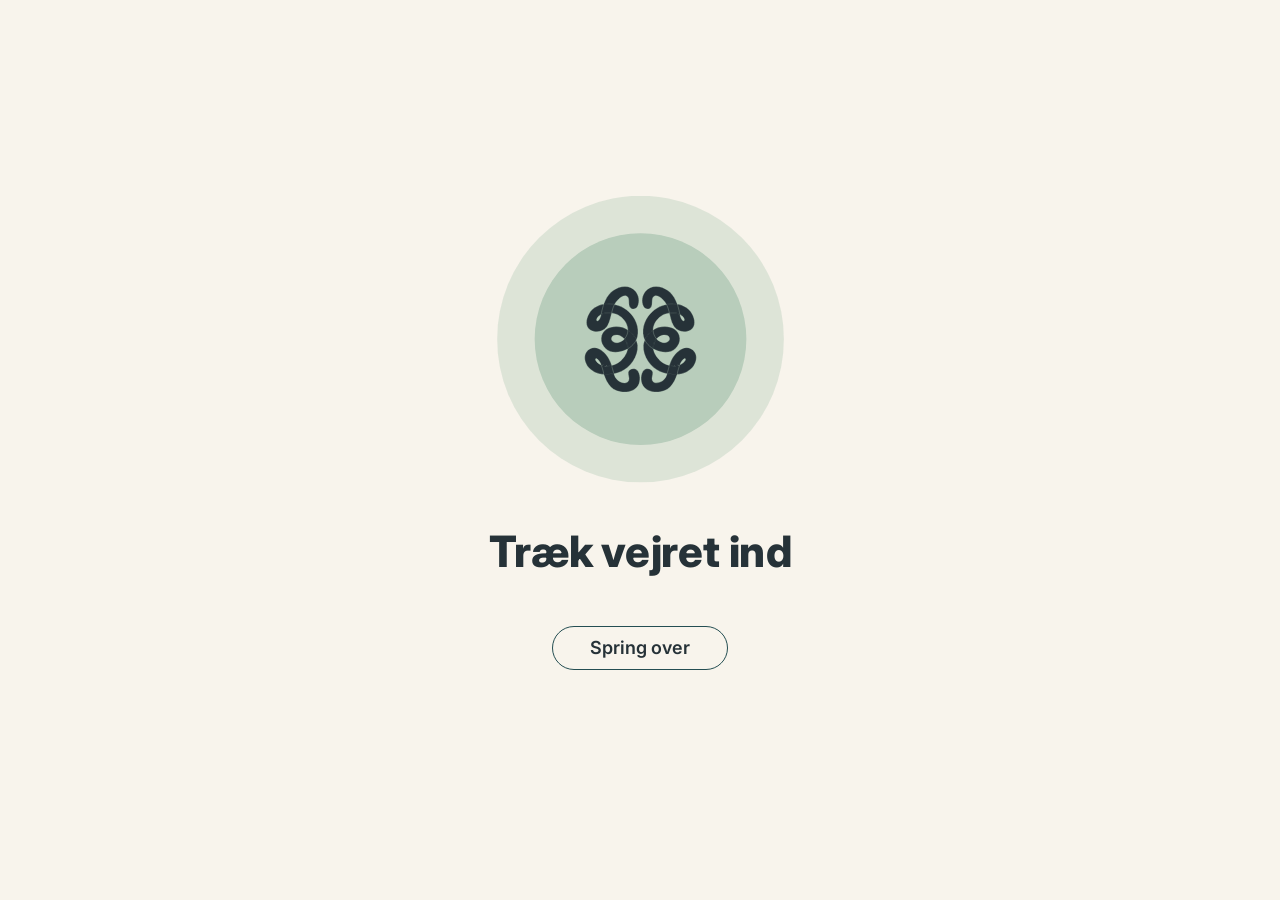
<file: index.html>
<!DOCTYPE html>
<html lang="da">
<head>
  <meta charset="UTF-8">
  <meta name="viewport" content="width=device-width, initial-scale=1">
  <meta name="description" content="Tankero - træk vejret, før du går videre.">
  <title>Tankero</title>
  <link rel="preconnect" href="https://fonts.googleapis.com">
  <link rel="preconnect" href="https://fonts.gstatic.com" crossorigin>
  <link href="https://fonts.googleapis.com/css2?family=Inter:ital,wght@0,400;0,500;0,600;0,700;0,800;1,800&family=MuseoModerno:wght@700&display=swap" rel="stylesheet">
  <link rel="stylesheet" href="css/style.css">
</head>
<body>
  <main class="loading">
    <h1 class="sr-only">Tankero</h1>
    <div class="aande">
      <img class="aande__cirkler" src="assets/logo-cirkler.svg" width="239" height="239" alt="">
      <p class="aande__tekst aande__ind h2" aria-hidden="true">Træk vejret ind</p>
      <p class="aande__tekst aande__ud h2" aria-hidden="true">Træk vejret ud</p>
      <p class="sr-only">Træk vejret ind og ud i takt med cirklen.</p>
    </div>
    <a class="spring-over h4" href="forside.html">Spring over</a>
  </main>
  <script src="js/loading.js"></script>
</body>
</html>
</file>
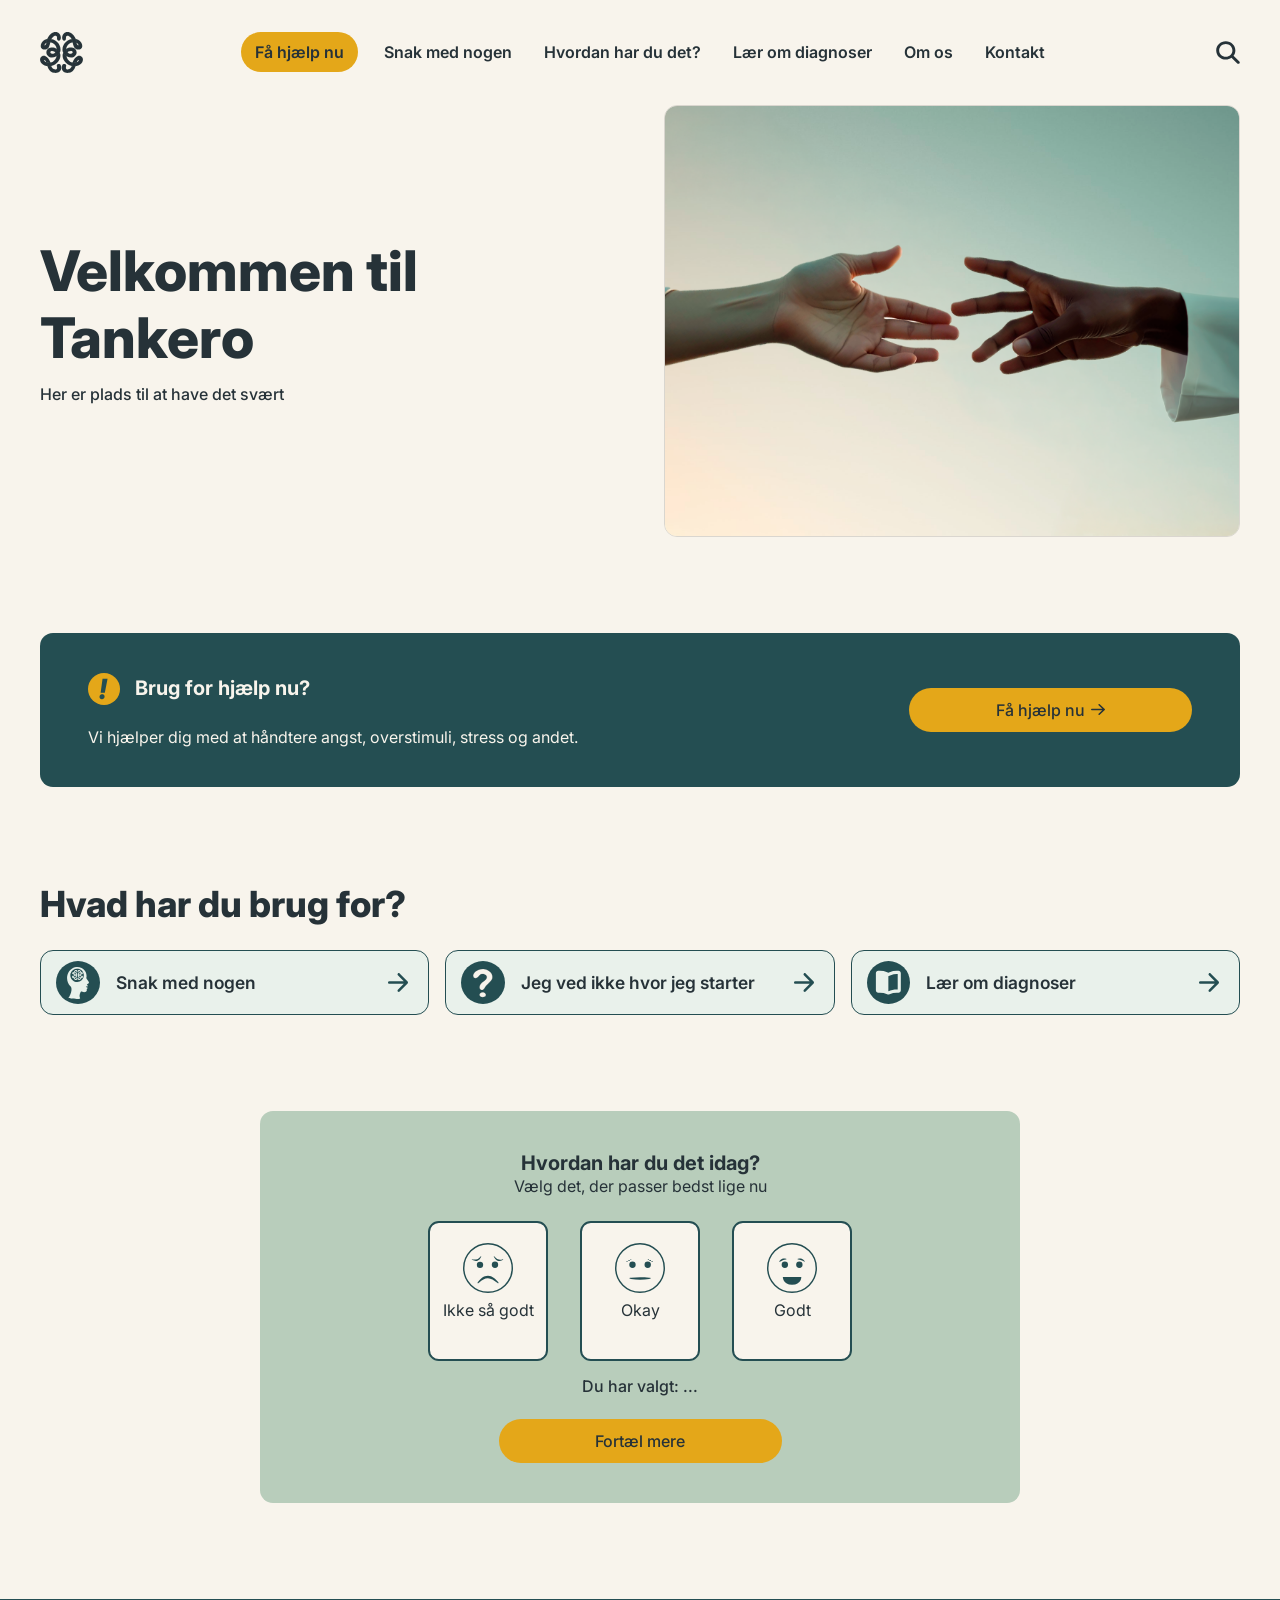
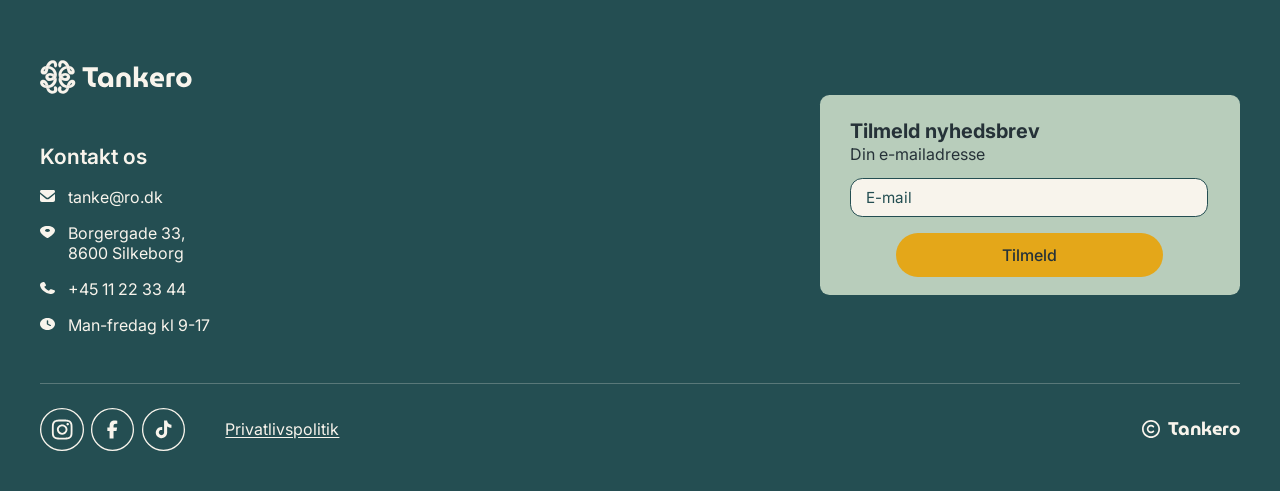
<file: forside.html>
<!DOCTYPE html>
<html lang="da">
<head>
  <meta charset="UTF-8">
  <meta name="viewport" content="width=device-width, initial-scale=1">
  <meta name="description" content="Tankero hjælper dig, mens du venter på hjælp i psykiatrien.">
  <title>Velkommen til Tankero</title>
  <link rel="preconnect" href="https://fonts.googleapis.com">
  <link rel="preconnect" href="https://fonts.gstatic.com" crossorigin>
  <link href="https://fonts.googleapis.com/css2?family=Inter:ital,wght@0,400;0,500;0,600;0,700;0,800;1,800&family=MuseoModerno:wght@700&display=swap" rel="stylesheet">
  <link rel="stylesheet" href="css/style.css">
</head>
<body>
  <a class="spring-til" href="#indhold">Spring til indhold</a>

  <header class="site-header">
    <div class="container site-header__inner">
      <a class="site-header__burger" href="menu.html" aria-label="Åbn menu">
        <img src="assets/menu.svg" width="31" height="20" alt="">
      </a>
      <a class="site-header__logo" href="forside.html" aria-label="Tankero - til forsiden">
        <img src="assets/logo.svg" width="43" height="41" alt="">
      </a>
      <nav class="site-nav" aria-label="Hovednavigation">
        <ul>
          <li><a class="nav-gul" href="konstruktion.html">Få hjælp nu</a></li>
          <li><a href="konstruktion.html">Snak med nogen</a></li>
          <li><a href="forside.html#humoer">Hvordan har du det?</a></li>
          <li><a href="konstruktion.html">Lær om diagnoser</a></li>
          <li><a href="om-os.html">Om os</a></li>
          <li><a href="kontakt.html">Kontakt</a></li>
        </ul>
      </nav>
      <a class="site-header__soeg" href="konstruktion.html" aria-label="Søg">
        <img src="assets/search.svg" width="24" height="24" alt="">
      </a>
    </div>
  </header>

  <main id="indhold" class="container forside">
    <section class="hero" aria-labelledby="forside-titel">
      <div class="hero__tekst">
        <h1 class="h1" id="forside-titel">Velkommen til Tankero</h1>
        <p class="h5">Her er plads til at have det svært</p>
      </div>
      <img class="hero__billede hero__billede--forside" src="assets/hero.png" width="1705" height="1200" alt="To hænder der rækker ud mod hinanden">
    </section>

    <section class="hjaelp-boks" id="hjaelp" aria-labelledby="hjaelp-titel">
      <div class="hjaelp-boks__tekst">
        <h2 class="hjaelp-boks__titel h3" id="hjaelp-titel">
          <span class="udraab" aria-hidden="true"><img src="assets/udraabstegn-cirkel.svg" width="32" height="32" alt=""><span>!</span></span>
          Brug for hjælp nu?
        </h2>
        <p>Vi hjælper dig med at håndtere angst, overstimuli, stress og andet.</p>
      </div>
      <a class="knap" href="konstruktion.html">Få hjælp nu <img src="assets/arrow-knap.svg" width="13" height="11" alt=""></a>
    </section>

    <section class="behov" id="behov" aria-labelledby="behov-titel">
      <h2 class="h2" id="behov-titel">Hvad har du brug for?</h2>
      <ul class="kort-liste">
        <li>
          <a class="kort" href="konstruktion.html">
            <span class="kort__ikon">
              <img src="assets/person-cirkel.svg" width="44" height="44" alt="">
              <span class="person"><img class="person__krop" src="assets/person-krop.svg" alt=""><img class="person__hoved" src="assets/person-hoved.svg" alt=""></span>
            </span>
            <span class="kort__tekst">Snak med nogen</span>
            <img class="kort__pil" src="assets/arrow-kort.svg" width="20" height="19" alt="">
          </a>
        </li>
        <li>
          <a class="kort" href="konstruktion.html">
            <span class="kort__ikon"><img src="assets/spoergsmaal.svg" width="44" height="44" alt=""></span>
            <span class="kort__tekst">Jeg ved ikke hvor jeg starter</span>
            <img class="kort__pil" src="assets/arrow-kort.svg" width="20" height="19" alt="">
          </a>
        </li>
        <li>
          <a class="kort" href="konstruktion.html">
            <span class="kort__ikon"><img src="assets/bog.svg" width="44" height="44" alt=""></span>
            <span class="kort__tekst">Lær om diagnoser</span>
            <img class="kort__pil" src="assets/arrow-kort.svg" width="20" height="19" alt="">
          </a>
        </li>
      </ul>
    </section>

    <section class="humoer" id="humoer" aria-labelledby="humoer-titel">
      <h2 class="h3" id="humoer-titel">Hvordan har du det idag?</h2>
      <form class="humoer__form" action="konstruktion.html" method="get">
        <fieldset>
          <legend>Vælg det, der passer bedst lige nu</legend>
          <div class="humoer__valg">
            <label class="smiley">
              <input class="sr-only" type="radio" name="humoer" value="ikke-saa-godt" id="humoer-1">
              <img src="assets/smiley-ked.svg" width="50" height="50" alt="">
              <span>Ikke så godt</span>
            </label>
            <label class="smiley smiley--okay">
              <input class="sr-only" type="radio" name="humoer" value="okay" id="humoer-2">
              <img src="assets/smiley-mellem.svg" width="50" height="50" alt="">
              <span class="bryn bryn--v" aria-hidden="true"><span><img src="assets/bryn-venstre.svg" alt=""></span></span>
              <span class="bryn bryn--h" aria-hidden="true"><span><img src="assets/bryn-hoejre.svg" alt=""></span></span>
              <span>Okay</span>
            </label>
            <label class="smiley">
              <input class="sr-only" type="radio" name="humoer" value="godt" id="humoer-3">
              <img src="assets/smiley-glad.svg" width="50" height="50" alt="">
              <span>Godt</span>
            </label>
          </div>
        </fieldset>

        <!-- Teksten skifter med CSS (:has), alt efter hvilken smiley der er valgt -->
        <p class="humoer__valgt h5" aria-hidden="true">Du har valgt: <span class="valgt-0">...</span><span class="valgt-1">Ikke så godt</span><span class="valgt-2">Okay</span><span class="valgt-3">Godt</span></p>
        <button class="knap" type="submit">Fortæl mere</button>
      </form>
    </section>
  </main>

  <footer class="site-footer">
    <div class="container site-footer__inner">
      <div class="site-footer__kontakt">
        <a class="site-footer__logo" href="forside.html" aria-label="Tankero - til forsiden">
          <img src="assets/footer-logo.svg" width="154" height="45" alt="">
        </a>
        <h2 class="site-footer__titel">Kontakt os</h2>
        <address>
          <ul class="ikon-liste">
            <li><img src="assets/footer-mail.svg" width="15" height="13" alt=""><a href="mailto:tanke@ro.dk"><span class="sr-only">E-mail: </span>tanke@ro.dk</a></li>
            <li><img src="assets/footer-placering.svg" width="15" height="13" alt=""><span><span class="sr-only">Adresse: </span>Borgergade 33,<br>8600 Silkeborg</span></li>
            <li><img src="assets/footer-telefon.svg" width="15" height="13" alt=""><a href="tel:+4511223344"><span class="sr-only">Telefon: </span>+45 11 22 33 44</a></li>
            <li><img src="assets/footer-ur.svg" width="15" height="13" alt=""><span><span class="sr-only">Åbningstider: </span>Man-fredag kl 9-17</span></li>
          </ul>
        </address>
      </div>

      <form class="nyhedsbrev" id="nyhedsbrev" aria-labelledby="nyhedsbrev-titel" novalidate>
        <h2 class="nyhedsbrev__titel h3" id="nyhedsbrev-titel">Tilmeld nyhedsbrev</h2>
        <label for="nyhedsbrev-mail">Din e-mailadresse</label>
        <input id="nyhedsbrev-mail" name="email" type="email" placeholder="E-mail" autocomplete="email">
        <button class="knap" type="submit">Tilmeld</button>
      </form>

      <div class="site-footer__bund">
        <ul class="some" aria-label="Følg os på sociale medier">
          <li><a href="#" aria-label="Instagram"><img src="assets/instagram.svg" width="44" height="44" alt=""></a></li>
          <li><a href="#" aria-label="Facebook"><img src="assets/facebook.svg" width="44" height="44" alt=""></a></li>
          <li><a href="#" aria-label="TikTok"><img src="assets/tiktok.svg" width="44" height="44" alt=""></a></li>
        </ul>
        <a class="site-footer__privat" href="konstruktion.html">Privatlivspolitik</a>
        <p class="site-footer__copy"><img src="assets/copyright.svg" width="18" height="18" alt="Copyright"> Tankero</p>
      </div>
    </div>
  </footer>
</body>
</html>
</file>
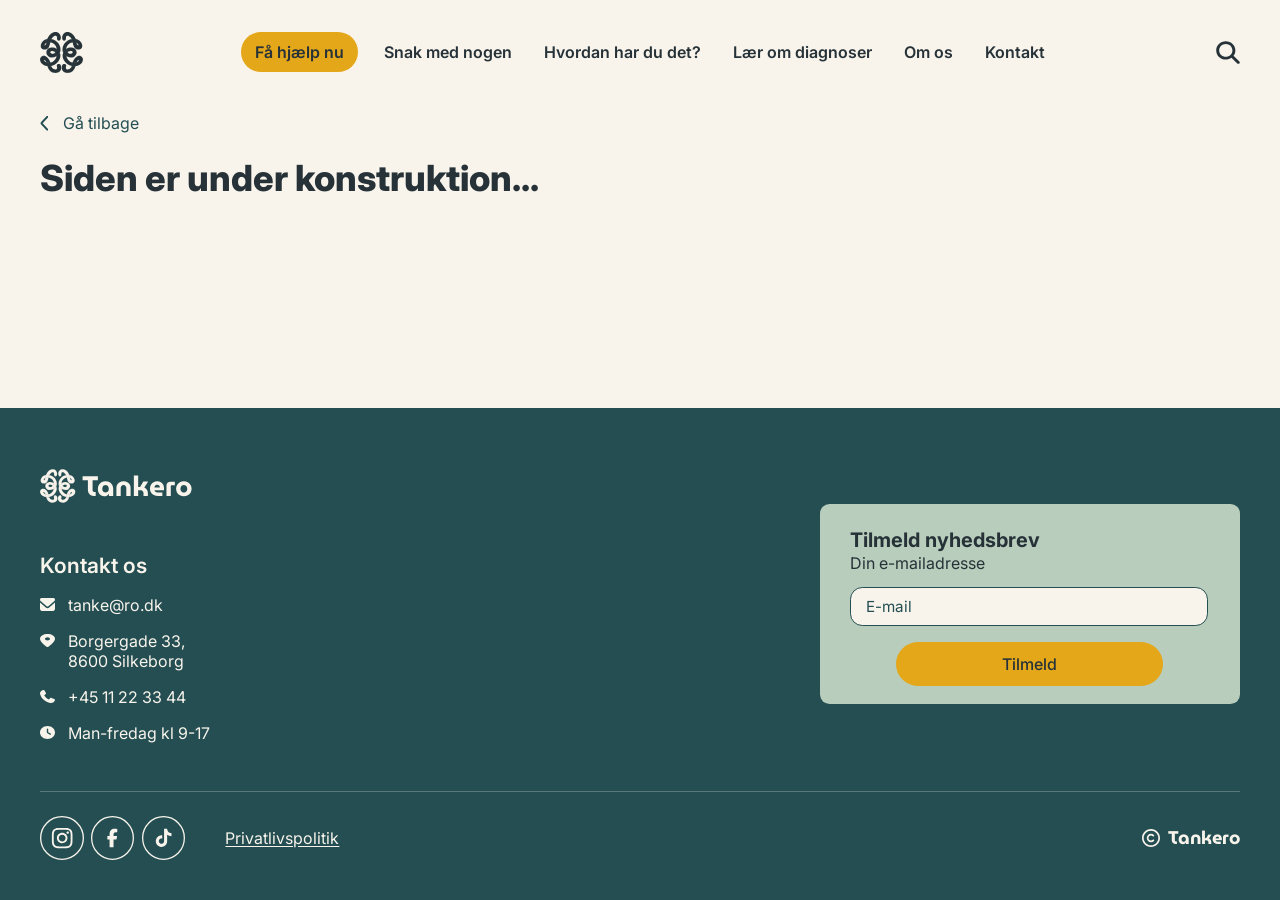
<file: konstruktion.html>
<!DOCTYPE html>
<html lang="da">
<head>
  <meta charset="UTF-8">
  <meta name="viewport" content="width=device-width, initial-scale=1">
  <meta name="description" content="Denne side er under konstruktion.">
  <title>Under konstruktion - Tankero</title>
  <link rel="preconnect" href="https://fonts.googleapis.com">
  <link rel="preconnect" href="https://fonts.gstatic.com" crossorigin>
  <link href="https://fonts.googleapis.com/css2?family=Inter:ital,wght@0,400;0,500;0,600;0,700;0,800;1,800&family=MuseoModerno:wght@700&display=swap" rel="stylesheet">
  <link rel="stylesheet" href="css/style.css">
</head>
<body>
  <a class="spring-til" href="#indhold">Spring til indhold</a>

  <header class="site-header">
    <div class="container site-header__inner">
      <a class="site-header__burger" href="menu.html" aria-label="Åbn menu">
        <img src="assets/menu.svg" width="31" height="20" alt="">
      </a>
      <a class="site-header__logo" href="forside.html" aria-label="Tankero - til forsiden">
        <img src="assets/logo.svg" width="43" height="41" alt="">
      </a>
      <nav class="site-nav" aria-label="Hovednavigation">
        <ul>
          <li><a class="nav-gul" href="konstruktion.html">Få hjælp nu</a></li>
          <li><a href="konstruktion.html">Snak med nogen</a></li>
          <li><a href="forside.html#humoer">Hvordan har du det?</a></li>
          <li><a href="konstruktion.html">Lær om diagnoser</a></li>
          <li><a href="om-os.html">Om os</a></li>
          <li><a href="kontakt.html">Kontakt</a></li>
        </ul>
      </nav>
      <a class="site-header__soeg" href="konstruktion.html" aria-label="Søg">
        <img src="assets/search.svg" width="24" height="24" alt="">
      </a>
    </div>
  </header>

  <main id="indhold" class="container konstruktion">
    <a class="tilbage" href="forside.html">
      <img src="assets/tilbage.svg" width="8" height="15" alt="">
      Gå tilbage
    </a>

    <h1 class="h2">Siden er under konstruktion...</h1>
  </main>

  <footer class="site-footer">
    <div class="container site-footer__inner">
      <div class="site-footer__kontakt">
        <a class="site-footer__logo" href="forside.html" aria-label="Tankero - til forsiden">
          <img src="assets/footer-logo.svg" width="154" height="45" alt="">
        </a>
        <h2 class="site-footer__titel">Kontakt os</h2>
        <address>
          <ul class="ikon-liste">
            <li><img src="assets/footer-mail.svg" width="15" height="13" alt=""><a href="mailto:tanke@ro.dk"><span class="sr-only">E-mail: </span>tanke@ro.dk</a></li>
            <li><img src="assets/footer-placering.svg" width="15" height="13" alt=""><span><span class="sr-only">Adresse: </span>Borgergade 33,<br>8600 Silkeborg</span></li>
            <li><img src="assets/footer-telefon.svg" width="15" height="13" alt=""><a href="tel:+4511223344"><span class="sr-only">Telefon: </span>+45 11 22 33 44</a></li>
            <li><img src="assets/footer-ur.svg" width="15" height="13" alt=""><span><span class="sr-only">Åbningstider: </span>Man-fredag kl 9-17</span></li>
          </ul>
        </address>
      </div>

      <form class="nyhedsbrev" id="nyhedsbrev" aria-labelledby="nyhedsbrev-titel" novalidate>
        <h2 class="nyhedsbrev__titel h3" id="nyhedsbrev-titel">Tilmeld nyhedsbrev</h2>
        <label for="nyhedsbrev-mail">Din e-mailadresse</label>
        <input id="nyhedsbrev-mail" name="email" type="email" placeholder="E-mail" autocomplete="email">
        <button class="knap" type="submit">Tilmeld</button>
      </form>

      <div class="site-footer__bund">
        <ul class="some" aria-label="Følg os på sociale medier">
          <li><a href="#" aria-label="Instagram"><img src="assets/instagram.svg" width="44" height="44" alt=""></a></li>
          <li><a href="#" aria-label="Facebook"><img src="assets/facebook.svg" width="44" height="44" alt=""></a></li>
          <li><a href="#" aria-label="TikTok"><img src="assets/tiktok.svg" width="44" height="44" alt=""></a></li>
        </ul>
        <a class="site-footer__privat" href="konstruktion.html">Privatlivspolitik</a>
        <p class="site-footer__copy"><img src="assets/copyright.svg" width="18" height="18" alt="Copyright"> Tankero</p>
      </div>
    </div>
  </footer>
</body>
</html>
</file>
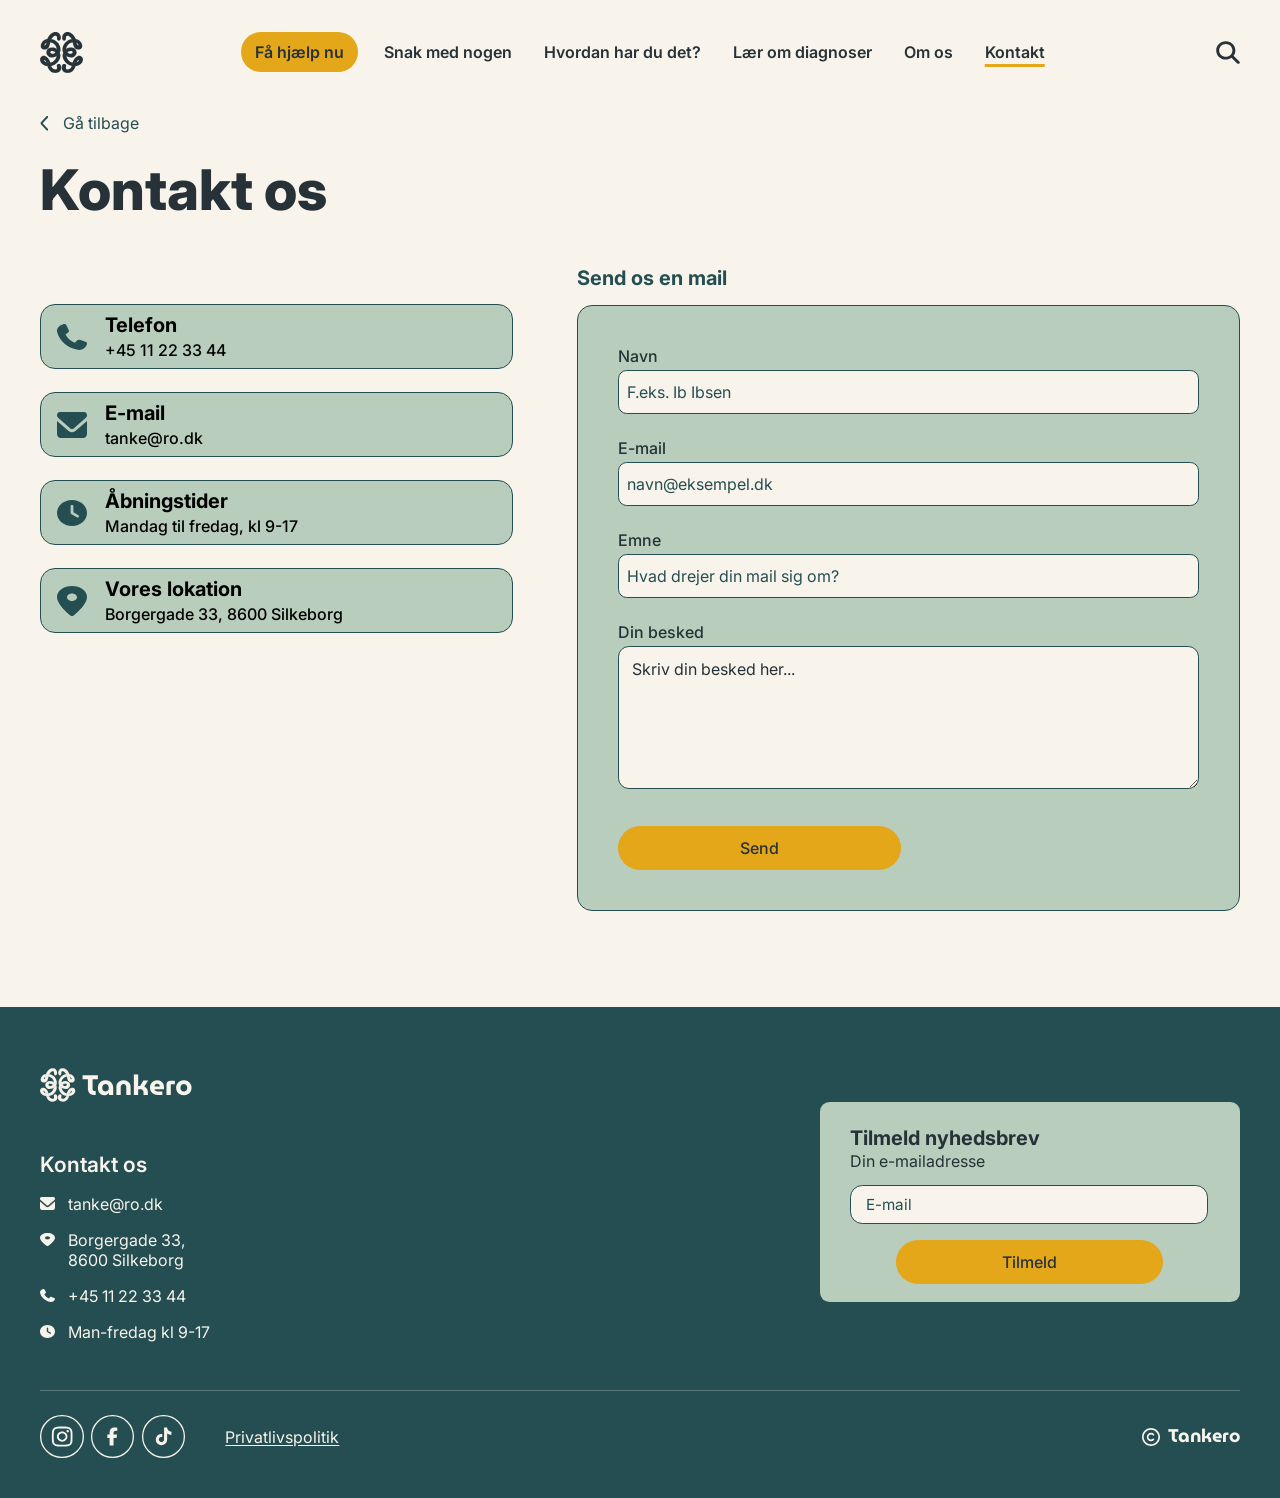
<file: kontakt.html>
<!DOCTYPE html>
<html lang="da">
<head>
  <meta charset="UTF-8">
  <meta name="viewport" content="width=device-width, initial-scale=1">
  <meta name="description" content="Kontakt Tankero på telefon, e-mail eller via formularen.">
  <title>Kontakt - Tankero</title>
  <link rel="preconnect" href="https://fonts.googleapis.com">
  <link rel="preconnect" href="https://fonts.gstatic.com" crossorigin>
  <link href="https://fonts.googleapis.com/css2?family=Inter:ital,wght@0,400;0,500;0,600;0,700;0,800;1,800&family=MuseoModerno:wght@700&display=swap" rel="stylesheet">
  <link rel="stylesheet" href="css/style.css">
</head>
<body>
  <a class="spring-til" href="#indhold">Spring til indhold</a>

  <header class="site-header">
    <div class="container site-header__inner">
      <a class="site-header__burger" href="menu.html" aria-label="Åbn menu">
        <img src="assets/menu.svg" width="31" height="20" alt="">
      </a>
      <a class="site-header__logo" href="forside.html" aria-label="Tankero - til forsiden">
        <img src="assets/logo.svg" width="43" height="41" alt="">
      </a>
      <nav class="site-nav" aria-label="Hovednavigation">
        <ul>
          <li><a class="nav-gul" href="konstruktion.html">Få hjælp nu</a></li>
          <li><a href="konstruktion.html">Snak med nogen</a></li>
          <li><a href="forside.html#humoer">Hvordan har du det?</a></li>
          <li><a href="konstruktion.html">Lær om diagnoser</a></li>
          <li><a href="om-os.html">Om os</a></li>
          <li><a href="kontakt.html" aria-current="page">Kontakt</a></li>
        </ul>
      </nav>
      <a class="site-header__soeg" href="konstruktion.html" aria-label="Søg">
        <img src="assets/search.svg" width="24" height="24" alt="">
      </a>
    </div>
  </header>

  <main id="indhold" class="container kontakt">
    <a class="tilbage" href="forside.html">
      <img src="assets/tilbage.svg" width="8" height="15" alt="">
      Gå tilbage
    </a>

    <h1 class="h1">Kontakt os</h1>

    <div class="kontakt__grid">
      <section aria-labelledby="info-titel">
        <h2 class="sr-only" id="info-titel">Kontaktoplysninger</h2>
        <ul class="kontakt-liste">
          <li class="kontakt-kort">
            <img src="assets/kontakt-telefon.svg" width="30" height="26" alt="">
            <div>
              <h3 class="h3">Telefon</h3>
              <p class="h5"><a href="tel:+4511223344">+45 11 22 33 44</a></p>
            </div>
          </li>
          <li class="kontakt-kort">
            <img src="assets/kontakt-mail.svg" width="29" height="25" alt="">
            <div>
              <h3 class="h3">E-mail</h3>
              <p class="h5"><a href="mailto:tanke@ro.dk">tanke@ro.dk</a></p>
            </div>
          </li>
          <li class="kontakt-kort">
            <img src="assets/kontakt-ur.svg" width="30" height="26" alt="">
            <div>
              <h3 class="h3">Åbningstider</h3>
              <p class="h5">Mandag til fredag, kl 9-17</p>
            </div>
          </li>
          <li class="kontakt-kort">
            <img src="assets/kontakt-placering.svg" width="26" height="26" alt="">
            <div>
              <h3 class="h3">Vores lokation</h3>
              <p class="h5">Borgergade 33, 8600 Silkeborg</p>
            </div>
          </li>
        </ul>
      </section>

      <section id="mail" aria-labelledby="mail-titel">
        <h2 class="mail-titel h3" id="mail-titel">Send os en mail</h2>
        <form class="mail-form" novalidate>
          <div class="felt">
            <label class="h5" for="navn">Navn</label>
            <input id="navn" name="navn" type="text" placeholder="F.eks. Ib Ibsen" autocomplete="name">
          </div>
          <div class="felt">
            <label class="h5" for="email">E-mail</label>
            <input id="email" name="email" type="email" placeholder="navn@eksempel.dk" autocomplete="email">
          </div>
          <div class="felt">
            <label class="h5" for="emne">Emne</label>
            <input id="emne" name="emne" type="text" placeholder="Hvad drejer din mail sig om?">
          </div>
          <div class="felt">
            <label class="h5" for="besked">Din besked</label>
            <textarea id="besked" name="besked" rows="5" placeholder="Skriv din besked her..."></textarea>
          </div>
          <button class="knap" type="submit">Send</button>
        </form>
      </section>
    </div>
  </main>

  <footer class="site-footer">
    <div class="container site-footer__inner">
      <div class="site-footer__kontakt">
        <a class="site-footer__logo" href="forside.html" aria-label="Tankero - til forsiden">
          <img src="assets/footer-logo.svg" width="154" height="45" alt="">
        </a>
        <h2 class="site-footer__titel">Kontakt os</h2>
        <address>
          <ul class="ikon-liste">
            <li><img src="assets/footer-mail.svg" width="15" height="13" alt=""><a href="mailto:tanke@ro.dk"><span class="sr-only">E-mail: </span>tanke@ro.dk</a></li>
            <li><img src="assets/footer-placering.svg" width="15" height="13" alt=""><span><span class="sr-only">Adresse: </span>Borgergade 33,<br>8600 Silkeborg</span></li>
            <li><img src="assets/footer-telefon.svg" width="15" height="13" alt=""><a href="tel:+4511223344"><span class="sr-only">Telefon: </span>+45 11 22 33 44</a></li>
            <li><img src="assets/footer-ur.svg" width="15" height="13" alt=""><span><span class="sr-only">Åbningstider: </span>Man-fredag kl 9-17</span></li>
          </ul>
        </address>
      </div>

      <form class="nyhedsbrev" id="nyhedsbrev" aria-labelledby="nyhedsbrev-titel" novalidate>
        <h2 class="nyhedsbrev__titel h3" id="nyhedsbrev-titel">Tilmeld nyhedsbrev</h2>
        <label for="nyhedsbrev-mail">Din e-mailadresse</label>
        <input id="nyhedsbrev-mail" name="email" type="email" placeholder="E-mail" autocomplete="email">
        <button class="knap" type="submit">Tilmeld</button>
      </form>

      <div class="site-footer__bund">
        <ul class="some" aria-label="Følg os på sociale medier">
          <li><a href="#" aria-label="Instagram"><img src="assets/instagram.svg" width="44" height="44" alt=""></a></li>
          <li><a href="#" aria-label="Facebook"><img src="assets/facebook.svg" width="44" height="44" alt=""></a></li>
          <li><a href="#" aria-label="TikTok"><img src="assets/tiktok.svg" width="44" height="44" alt=""></a></li>
        </ul>
        <a class="site-footer__privat" href="konstruktion.html">Privatlivspolitik</a>
        <p class="site-footer__copy"><img src="assets/copyright.svg" width="18" height="18" alt="Copyright"> Tankero</p>
      </div>
    </div>
  </footer>
</body>
</html>
</file>
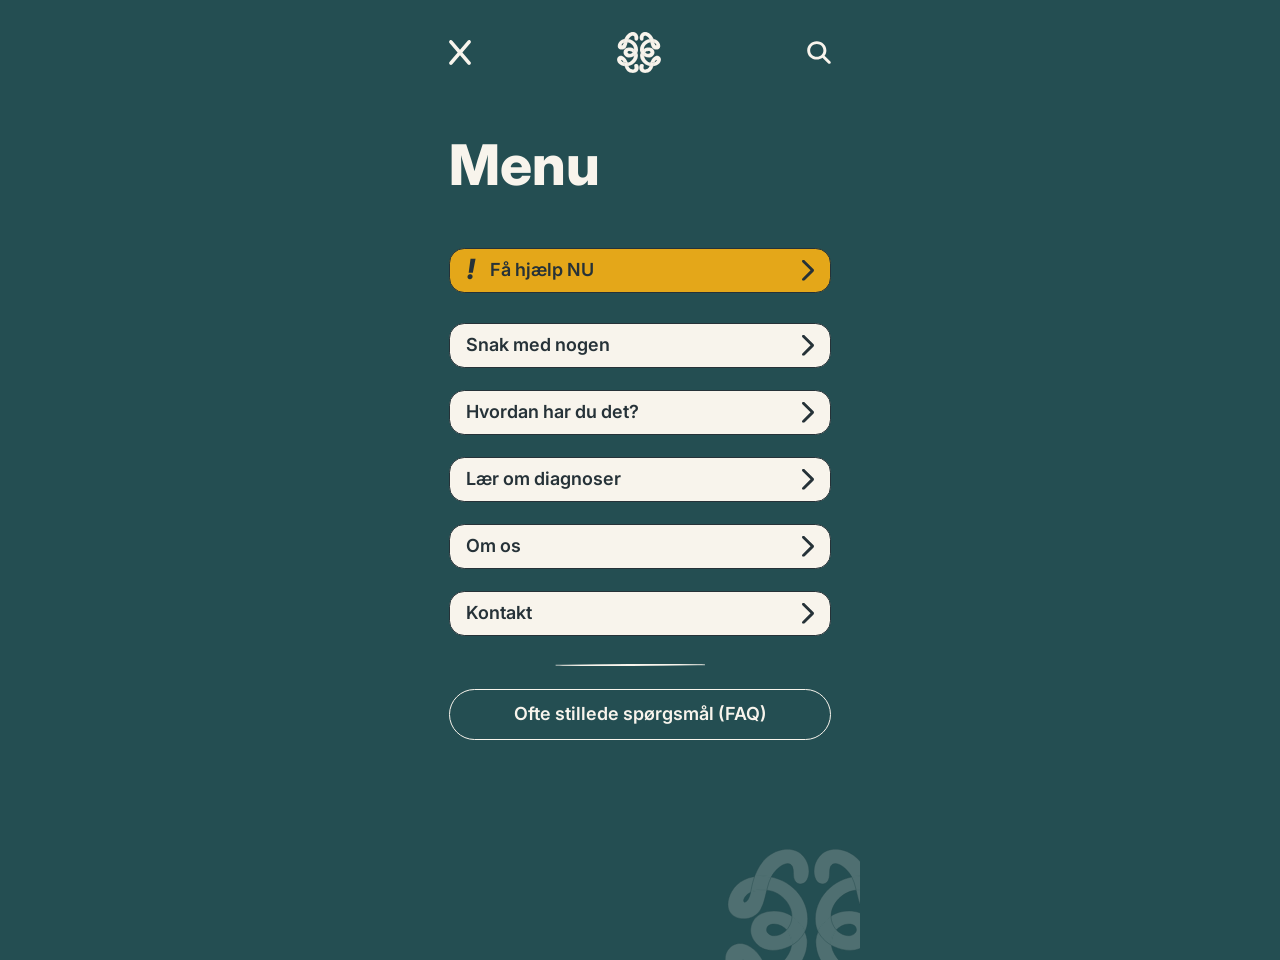
<file: menu.html>
<!DOCTYPE html>
<html lang="da">
<head>
  <meta charset="UTF-8">
  <meta name="viewport" content="width=device-width, initial-scale=1">
  <meta name="description" content="Menu for Tankero.">
  <title>Menu - Tankero</title>
  <link rel="preconnect" href="https://fonts.googleapis.com">
  <link rel="preconnect" href="https://fonts.gstatic.com" crossorigin>
  <link href="https://fonts.googleapis.com/css2?family=Inter:ital,wght@0,400;0,500;0,600;0,700;0,800;1,800&family=MuseoModerno:wght@700&display=swap" rel="stylesheet">
  <link rel="stylesheet" href="css/style.css">
</head>
<body class="menu-side">
  <div class="menu">
    <header class="menu__top">
      <a class="menu__luk" href="forside.html" aria-label="Luk menu"><img src="assets/luk.svg" width="22" height="26" alt=""></a>
      <a class="menu__logo" href="forside.html" aria-label="Tankero - til forsiden"><img src="assets/logo-lys.svg" width="43" height="41" alt=""></a>
      <a class="menu__soeg" href="konstruktion.html" aria-label="Søg"><img src="assets/search-lys.svg" width="24" height="24" alt=""></a>
    </header>

    <main>
      <h1 class="menu__titel h1">Menu</h1>
      <nav aria-label="Hovedmenu">
        <ul class="menu__liste">
          <li><a class="menu__knap menu__knap--gul h4" href="konstruktion.html"><span class="menu__udraab" aria-hidden="true">!</span>Få hjælp NU <img class="menu__pil" src="assets/arrow-menu.svg" width="12" height="20" alt=""></a></li>
          <li><a class="menu__knap h4" href="konstruktion.html">Snak med nogen <img class="menu__pil" src="assets/arrow-menu.svg" width="12" height="20" alt=""></a></li>
          <li><a class="menu__knap h4" href="forside.html#humoer">Hvordan har du det? <img class="menu__pil" src="assets/arrow-menu.svg" width="12" height="20" alt=""></a></li>
          <li><a class="menu__knap h4" href="konstruktion.html">Lær om diagnoser <img class="menu__pil" src="assets/arrow-menu.svg" width="12" height="20" alt=""></a></li>
          <li><a class="menu__knap h4" href="om-os.html">Om os <img class="menu__pil" src="assets/arrow-menu.svg" width="12" height="20" alt=""></a></li>
          <li><a class="menu__knap h4" href="kontakt.html">Kontakt <img class="menu__pil" src="assets/arrow-menu.svg" width="12" height="20" alt=""></a></li>
        </ul>
        <img class="menu__streg" src="assets/menu-linje.svg" width="150" height="2" alt="">
        <a class="menu__faq h4" href="konstruktion.html">Ofte stillede spørgsmål (FAQ)</a>
      </nav>
    </main>

    <img class="menu__stor-logo" src="assets/menu-stor-logo.svg" width="173" height="164" alt="">
  </div>
</body>
</html>
</file>
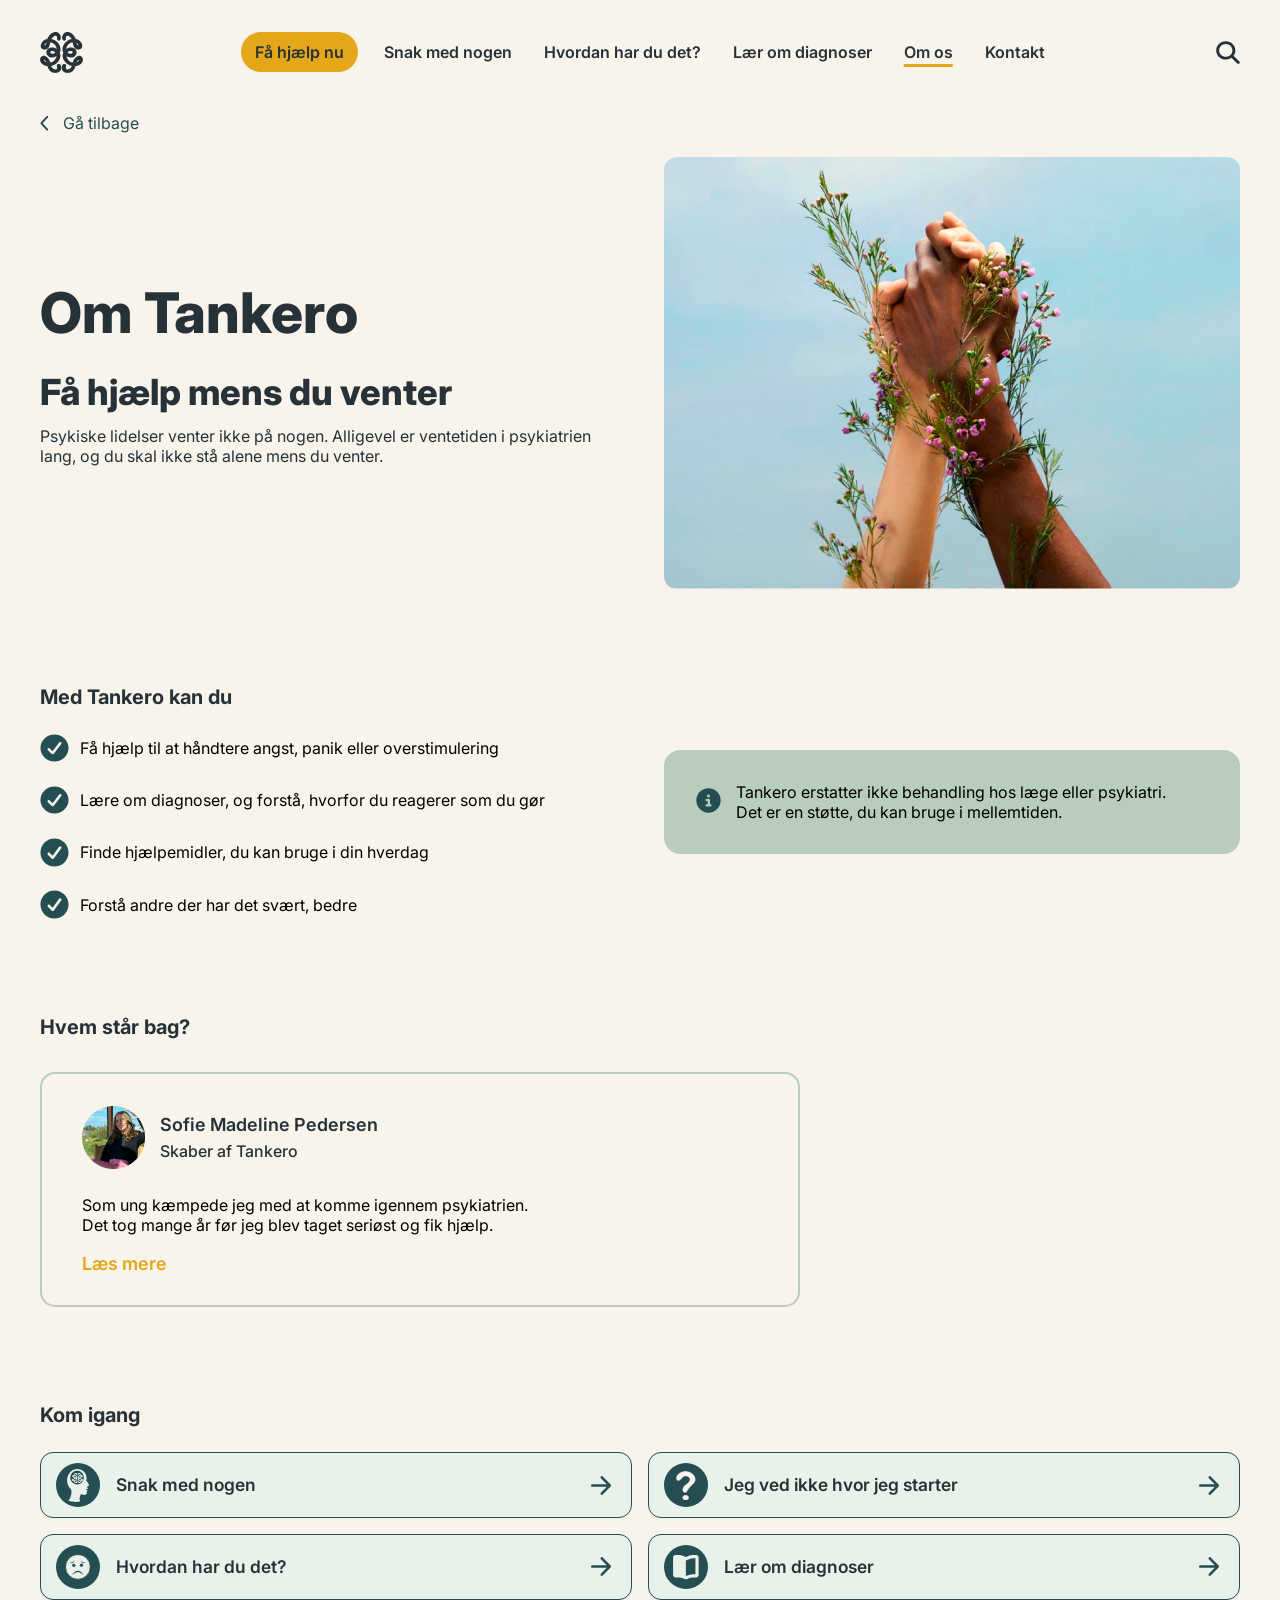
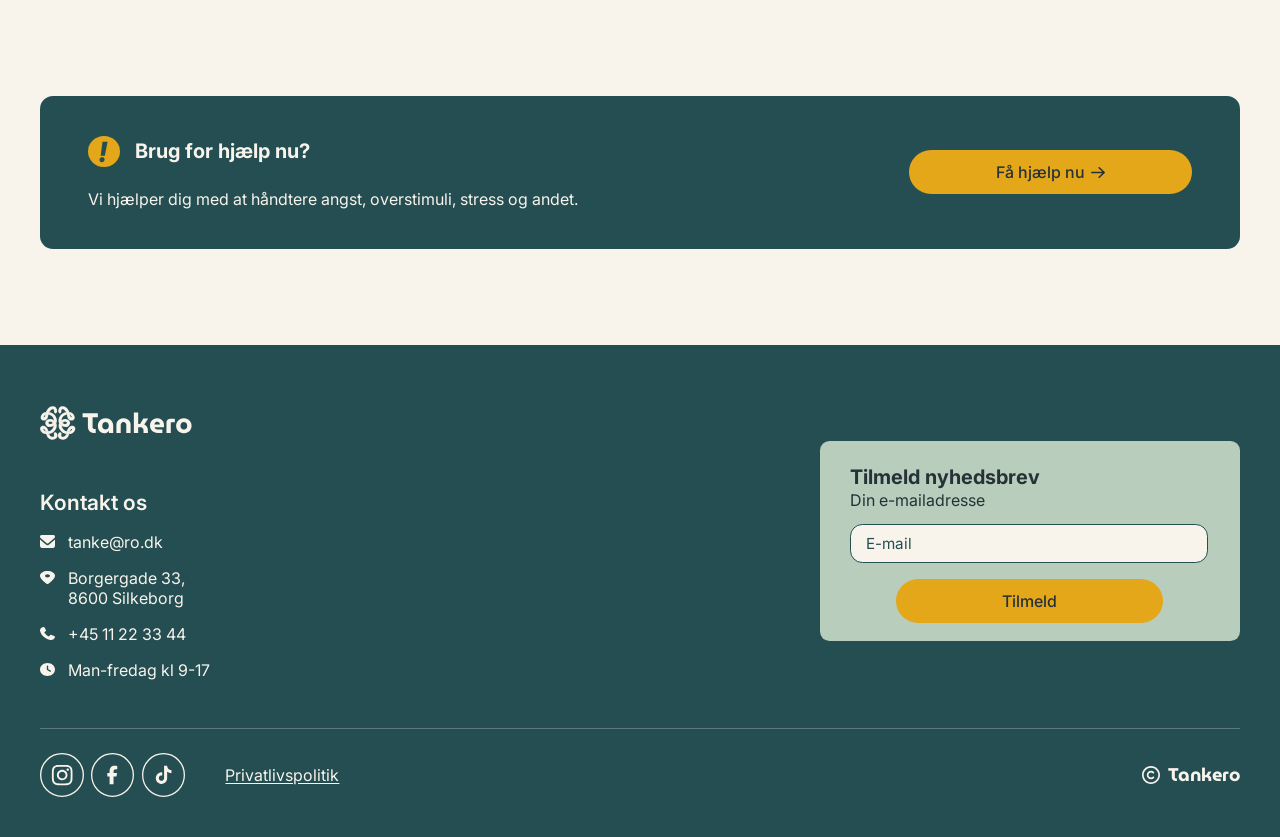
<file: om-os.html>
<!DOCTYPE html>
<html lang="da">
<head>
  <meta charset="UTF-8">
  <meta name="viewport" content="width=device-width, initial-scale=1">
  <meta name="description" content="Læs om Tankero, og hvem der står bag.">
  <title>Om Tankero</title>
  <link rel="preconnect" href="https://fonts.googleapis.com">
  <link rel="preconnect" href="https://fonts.gstatic.com" crossorigin>
  <link href="https://fonts.googleapis.com/css2?family=Inter:ital,wght@0,400;0,500;0,600;0,700;0,800;1,800&family=MuseoModerno:wght@700&display=swap" rel="stylesheet">
  <link rel="stylesheet" href="css/style.css">
</head>
<body>
  <a class="spring-til" href="#indhold">Spring til indhold</a>

  <header class="site-header">
    <div class="container site-header__inner">
      <a class="site-header__burger" href="menu.html" aria-label="Åbn menu">
        <img src="assets/menu.svg" width="31" height="20" alt="">
      </a>
      <a class="site-header__logo" href="forside.html" aria-label="Tankero - til forsiden">
        <img src="assets/logo.svg" width="43" height="41" alt="">
      </a>
      <nav class="site-nav" aria-label="Hovednavigation">
        <ul>
          <li><a class="nav-gul" href="konstruktion.html">Få hjælp nu</a></li>
          <li><a href="konstruktion.html">Snak med nogen</a></li>
          <li><a href="forside.html#humoer">Hvordan har du det?</a></li>
          <li><a href="konstruktion.html">Lær om diagnoser</a></li>
          <li><a href="om-os.html" aria-current="page">Om os</a></li>
          <li><a href="kontakt.html">Kontakt</a></li>
        </ul>
      </nav>
      <a class="site-header__soeg" href="konstruktion.html" aria-label="Søg">
        <img src="assets/search.svg" width="24" height="24" alt="">
      </a>
    </div>
  </header>

  <main id="indhold" class="container om-os">
    <a class="tilbage" href="forside.html">
      <img src="assets/tilbage.svg" width="8" height="15" alt="">
      Gå tilbage
    </a>

    <section class="hero hero--om" aria-labelledby="om-titel">
      <h1 class="h1 hero__titel" id="om-titel">Om Tankero</h1>
      <img class="hero__billede hero__billede--om" src="assets/handflower.png" width="1024" height="685" alt="Hånd der holder en blomst op mod himlen">
      <div class="hero__tekst">
        <h2 class="h2">Få hjælp mens du venter</h2>
        <p>Psykiske lidelser venter ikke på nogen. Alligevel er ventetiden i psykiatrien lang, og du skal ikke stå alene mens du venter.</p>
      </div>
    </section>

    <div class="to-kol">
      <section aria-labelledby="kan-du-titel">
        <h2 class="h3" id="kan-du-titel">Med Tankero kan du</h2>
        <ul class="tjekliste">
          <li><img src="assets/check-1.svg" width="29" height="29" alt="">Få hjælp til at håndtere angst, panik eller overstimulering</li>
          <li><img src="assets/check-2.svg" width="29" height="29" alt="">Lære om diagnoser, og forstå, hvorfor du reagerer som du gør</li>
          <li><img src="assets/check-3.svg" width="29" height="29" alt="">Finde hjælpemidler, du kan bruge i din hverdag</li>
          <li><img src="assets/check-4.svg" width="29" height="29" alt="">Forstå andre der har det svært, bedre</li>
        </ul>
      </section>

      <aside class="info-boks" aria-label="Vigtigt at vide">
        <img src="assets/info.svg" width="25" height="25" alt="">
        <p>Tankero erstatter ikke behandling hos læge eller psykiatri.<br>Det er en støtte, du kan bruge i mellemtiden.</p>
      </aside>
    </div>

    <section aria-labelledby="hvem-titel">
      <h2 class="h3" id="hvem-titel">Hvem står bag?</h2>
      <article class="skaber">
        <header class="skaber__top">
          <img src="assets/sofie.png" width="63" height="63" alt="">
          <div>
            <h3 class="h4">Sofie Madeline Pedersen</h3>
            <p class="h5">Skaber af Tankero</p>
          </div>
        </header>
        <div class="historie">
          <p>Som ung kæmpede jeg med at komme igennem psykiatrien.<br>Det tog mange år før jeg blev taget seriøst og fik hjælp.</p>
          <details>
            <summary class="h4"><span class="laes-mere">Læs mere</span><span class="laes-mindre">Læs mindre</span></summary>
            <p>I mellemtiden fik jeg det værre. Jeg forstod ikke hvorfor jeg havde det, som jeg havde, og det gik ud over mine nærmeste. De vidste heller ikke hvad de kunne gøre. Ingen tog hånd om os.</p>
            <p>Da jeg endelig fik hjælp, mødte jeg mange andre, der delte deres historie. Det samme gik igen hos alle:<br>Der manglede hjælp og viden om at have det svært.</p>
            <p>Derfor lavede jeg Tankero - Den viden og hjælp, jeg og mange andre har manglet.</p>
          </details>
        </div>
      </article>
    </section>

    <section aria-labelledby="kom-igang-titel">
      <h2 class="h3" id="kom-igang-titel">Kom igang</h2>
      <ul class="kort-liste">
        <li>
          <a class="kort" href="konstruktion.html">
            <span class="kort__ikon">
              <img src="assets/person-cirkel.svg" width="44" height="44" alt="">
              <span class="person"><img class="person__krop" src="assets/person-krop.svg" alt=""><img class="person__hoved" src="assets/person-hoved.svg" alt=""></span>
            </span>
            <span class="kort__tekst">Snak med nogen</span>
            <img class="kort__pil" src="assets/arrow-kort.svg" width="20" height="19" alt="">
          </a>
        </li>
        <li>
          <a class="kort" href="konstruktion.html">
            <span class="kort__ikon"><img src="assets/spoergsmaal.svg" width="44" height="44" alt=""></span>
            <span class="kort__tekst">Jeg ved ikke hvor jeg starter</span>
            <img class="kort__pil" src="assets/arrow-kort.svg" width="20" height="19" alt="">
          </a>
        </li>
        <li>
          <a class="kort" href="forside.html#humoer">
            <span class="kort__ikon"><img src="assets/ked-af-det.svg" width="44" height="44" alt=""></span>
            <span class="kort__tekst">Hvordan har du det?</span>
            <img class="kort__pil" src="assets/arrow-kort-hvordan.svg" width="20" height="19" alt="">
          </a>
        </li>
        <li>
          <a class="kort" href="konstruktion.html">
            <span class="kort__ikon"><img src="assets/bog.svg" width="44" height="44" alt=""></span>
            <span class="kort__tekst">Lær om diagnoser</span>
            <img class="kort__pil" src="assets/arrow-kort.svg" width="20" height="19" alt="">
          </a>
        </li>
      </ul>
    </section>

    <section class="hjaelp-boks" id="hjaelp" aria-labelledby="hjaelp-titel">
      <div class="hjaelp-boks__tekst">
        <h2 class="hjaelp-boks__titel h3" id="hjaelp-titel">
          <span class="udraab" aria-hidden="true"><img src="assets/udraabstegn-cirkel.svg" width="32" height="32" alt=""><span>!</span></span>
          Brug for hjælp nu?
        </h2>
        <p>Vi hjælper dig med at håndtere angst, overstimuli, stress og andet.</p>
      </div>
      <a class="knap" href="konstruktion.html">Få hjælp nu <img src="assets/arrow-knap.svg" width="13" height="11" alt=""></a>
    </section>
  </main>

  <footer class="site-footer">
    <div class="container site-footer__inner">
      <div class="site-footer__kontakt">
        <a class="site-footer__logo" href="forside.html" aria-label="Tankero - til forsiden">
          <img src="assets/footer-logo.svg" width="154" height="45" alt="">
        </a>
        <h2 class="site-footer__titel">Kontakt os</h2>
        <address>
          <ul class="ikon-liste">
            <li><img src="assets/footer-mail.svg" width="15" height="13" alt=""><a href="mailto:tanke@ro.dk"><span class="sr-only">E-mail: </span>tanke@ro.dk</a></li>
            <li><img src="assets/footer-placering.svg" width="15" height="13" alt=""><span><span class="sr-only">Adresse: </span>Borgergade 33,<br>8600 Silkeborg</span></li>
            <li><img src="assets/footer-telefon.svg" width="15" height="13" alt=""><a href="tel:+4511223344"><span class="sr-only">Telefon: </span>+45 11 22 33 44</a></li>
            <li><img src="assets/footer-ur.svg" width="15" height="13" alt=""><span><span class="sr-only">Åbningstider: </span>Man-fredag kl 9-17</span></li>
          </ul>
        </address>
      </div>

      <form class="nyhedsbrev" id="nyhedsbrev" aria-labelledby="nyhedsbrev-titel" novalidate>
        <h2 class="nyhedsbrev__titel h3" id="nyhedsbrev-titel">Tilmeld nyhedsbrev</h2>
        <label for="nyhedsbrev-mail">Din e-mailadresse</label>
        <input id="nyhedsbrev-mail" name="email" type="email" placeholder="E-mail" autocomplete="email">
        <button class="knap" type="submit">Tilmeld</button>
      </form>

      <div class="site-footer__bund">
        <ul class="some" aria-label="Følg os på sociale medier">
          <li><a href="#" aria-label="Instagram"><img src="assets/instagram.svg" width="44" height="44" alt=""></a></li>
          <li><a href="#" aria-label="Facebook"><img src="assets/facebook.svg" width="44" height="44" alt=""></a></li>
          <li><a href="#" aria-label="TikTok"><img src="assets/tiktok.svg" width="44" height="44" alt=""></a></li>
        </ul>
        <a class="site-footer__privat" href="konstruktion.html">Privatlivspolitik</a>
        <p class="site-footer__copy"><img src="assets/copyright.svg" width="18" height="18" alt="Copyright"> Tankero</p>
      </div>
    </div>
  </footer>
</body>
</html>
</file>
<file: css/style.css>
/* ==========================================================
   Tankero - stylesheet (mobile-first)
   Basis-styles = mobil (Figma-framen på 402px).
   Breakpoints:  768px = tablet   |   1024px = desktop
   ========================================================== */

/* ==========================================================
   1. DESIGN TOKENS (farver og mål fra Figma)
   ========================================================== */
:root {
  --creme: #f8f4ec;        /* 60% Creme */
  --petrol: #244e52;       /* 30% Petrolgrøn */
  --gul: #e4a719;          /* 10% Gul */
  --tekst: #263238;        /* tekst Mørk Gråblå */
  --salvie: #b8cdbb;       /* salviegrøn */
  --lys-salvie: #e9f1eb;   /* lys salvie */

  --radius: 13px;
  --radius-stor: 15px;
  --pille: 999px;

  --side-luft: 20px;                       /* luft i siderne af siden */
  --sektion-luft: clamp(56px, 8vw, 96px);  /* luft mellem sektioner */
  --max-bredde: 1200px;
}

@media (min-width: 768px) {
  :root { --side-luft: 40px; }
}

/* ==========================================================
   2. RESET OG GRUNDLÆGGENDE
   ========================================================== */
*, *::before, *::after { box-sizing: border-box; }
* { margin: 0; padding: 0; }

html { scroll-behavior: smooth; }

/* Plads over sektioner man hopper til med #-links (f.eks. forside.html#behov) */
[id] { scroll-margin-top: 24px; }

body {
  min-height: 100vh;
  display: flex;
  flex-direction: column;
  background: var(--creme);
  color: var(--tekst);
  font-family: "Inter", system-ui, sans-serif;
  font-size: 16px;
  line-height: 1.25;
  -webkit-font-smoothing: antialiased;
}

img { display: block; max-width: 100%; }
a { color: inherit; }
ul { list-style: none; }
button, input, textarea { font: inherit; color: inherit; }
button { cursor: pointer; background: none; border: 0; }

:focus-visible { outline: 3px solid var(--gul); outline-offset: 2px; }

/* Skjult for øjet, men læses op af skærmlæsere */
.sr-only {
  position: absolute !important;
  width: 1px; height: 1px;
  overflow: hidden;
  clip: rect(0 0 0 0);
  white-space: nowrap;
}

/* "Spring til indhold"-link for tastaturbrugere */
.spring-til {
  position: absolute;
  left: 16px; top: -100px;
  z-index: 10;
  padding: 12px 20px;
  background: var(--gul);
  border-radius: var(--pille);
  font-weight: 600;
  text-decoration: none;
}
.spring-til:focus { top: 16px; }

.container {
  width: 100%;
  max-width: calc(var(--max-bredde) + 2 * var(--side-luft));
  margin-inline: auto;
  padding-inline: var(--side-luft);
}

/* ==========================================================
   3. TYPOGRAFI (Figma: H1-H5)
   ========================================================== */
.h1 { font-size: clamp(40px, 5vw, 56px); font-weight: 800; line-height: 1.2; }
.h2 { font-size: clamp(28px, 3vw, 36px); font-weight: 800; line-height: 1.2; }
.h3 { font-size: 20px; font-weight: 700; }
.h4 { font-size: 18px; font-weight: 600; }
.h5 { font-size: 16px; font-weight: 500; }

/* ==========================================================
   4. KNAPPER
   ========================================================== */
.knap {
  display: inline-flex;
  align-items: center;
  justify-content: center;
  gap: 6px;
  width: 100%;
  max-width: 283px;
  min-height: 44px;
  padding: 10px 24px;
  background: var(--gul);
  border-radius: var(--pille);
  font-weight: 500;
  text-decoration: none;
  transition: filter .15s;
}
.knap:hover { filter: brightness(1.07); }
.knap img { width: 13.26px; height: 11.08px; }

/* ==========================================================
   5. HEADER + NAVIGATION
   Mobil: burger | logo | søg      Desktop: logo | links | søg
   ========================================================== */
.site-header__inner {
  display: flex;
  align-items: center;
  justify-content: space-between;
  gap: 24px;
  padding-block: 32px 24px;
}
.site-header__burger img { width: 31.1px; height: 19.74px; }
.site-header__logo img { width: 43.35px; height: 40.94px; }
.site-header__soeg img { width: 23.95px; height: 23.95px; }

/* Logoet står i midten på mobil */
.site-header__logo { order: 2; }
.site-header__burger { order: 1; }
.site-header__soeg { order: 3; }

.site-nav { display: none; }

@media (min-width: 1024px) {
  .site-header__burger { display: none; }
  .site-header__logo { order: 1; }
  .site-nav { display: block; order: 2; }
  .site-header__soeg { order: 3; }

  .site-nav ul { display: flex; align-items: center; gap: 4px; }
  .site-nav a {
    display: block;
    padding: 10px 14px;
    border-radius: var(--pille);
    font-weight: 600;
    text-decoration: none;
    transition: background .15s;
  }
  .site-nav a:hover { background: var(--lys-salvie); }
  .site-nav a[aria-current="page"] { text-decoration: underline; text-decoration-color: var(--gul); text-decoration-thickness: 3px; text-underline-offset: 6px; }
  .site-nav .nav-gul { background: var(--gul); margin-right: 8px; }
  .site-nav .nav-gul:hover { background: var(--gul); filter: brightness(1.07); }
  .site-nav .nav-gul[aria-current="page"] { text-decoration-color: var(--petrol); }
}

/* ---------- "Gå tilbage"-link ---------- */
.tilbage {
  display: inline-flex;
  align-items: center;
  gap: 15px;
  padding: 8px 0;
  color: var(--petrol);
  text-decoration: none;
}
.tilbage:hover { text-decoration: underline; }
.tilbage img { width: 8.36px; height: 14.73px; transform: rotate(180deg); }

/* ==========================================================
   6. MAIN OG FÆLLES SEKTIONER
   Sektionerne i <main> står i en flex-kolonne med fast luft imellem.
   padding-bottom giver luft ned til footeren.
   ========================================================== */
main.container {
  flex: 1;
  display: flex;
  flex-direction: column;
  gap: var(--sektion-luft);
  padding-top: 8px;
  padding-bottom: var(--sektion-luft);
}
/* "Gå tilbage" skal stå tæt på overskriften, ikke med en hel sektions luft */
main.container > .tilbage { margin-bottom: calc(var(--sektion-luft) * -1 + 16px); align-self: flex-start; }

/* ---------- Hero ---------- */
.hero { display: flex; flex-direction: column; gap: 20px; }
.hero__tekst { display: flex; flex-direction: column; gap: 12px; }
.hero__billede {
  width: 100%;
  height: auto;
  aspect-ratio: 357 / 188;
  object-fit: cover;
  border-radius: var(--radius);
}
.hero__billede--forside { object-position: 50% 45%; border: .44px solid rgba(0, 0, 0, .12); }
.hero__billede--om { aspect-ratio: 360 / 241; object-position: bottom; }

@media (min-width: 768px) {
  .hero { display: grid; grid-template-columns: 1fr 1fr; align-items: center; gap: 48px; }
  .hero__billede { aspect-ratio: 4 / 3; }

  /* Om os: titel og tekst til venstre, billede til højre */
  .hero--om {
    grid-template-areas:
      "titel billede"
      "tekst billede";
    align-items: start;
    row-gap: 24px;
  }
  .hero--om .hero__titel { grid-area: titel; align-self: end; }
  .hero--om .hero__billede { grid-area: billede; }
  .hero--om .hero__tekst { grid-area: tekst; }
}

/* ---------- "Brug for hjælp nu?" ---------- */
.hjaelp-boks {
  display: flex;
  flex-direction: column;
  align-items: center;
  gap: 32px;
  padding: 32px 24px 34px;
  background: var(--petrol);
  border-radius: var(--radius);
  color: var(--creme);
}
.hjaelp-boks__tekst { display: flex; flex-direction: column; gap: 22px; align-self: stretch; }
.hjaelp-boks__titel { display: flex; align-items: center; gap: 15px; }

.udraab { position: relative; flex: none; width: 31.57px; height: 31.57px; }
.udraab img { width: 100%; height: 100%; }
.udraab span {
  position: absolute; left: 11px; top: 3px;
  font-size: 27.87px; font-weight: 800; font-style: italic; line-height: 1;
  color: var(--petrol);
}
.hjaelp-boks .knap { color: var(--tekst); }

@media (min-width: 768px) {
  .hjaelp-boks { flex-direction: row; justify-content: space-between; padding: 40px 48px; }
  .hjaelp-boks__tekst { align-self: center; max-width: 520px; }
}

/* ---------- Valg-kort (Snak med nogen osv.) ---------- */
.kort-liste { display: grid; gap: 16px; }
section > h2 + .kort-liste { margin-top: 24px; }

.kort {
  display: flex;
  align-items: center;
  gap: 16px;
  min-height: 65.33px;
  height: 100%;
  padding: 10px 20px 10px 15px;
  background: var(--lys-salvie);
  border: 1.5px solid var(--petrol);
  border-radius: var(--radius);
  font-size: 17.42px;
  font-weight: 600;
  text-decoration: none;
  transition: background .15s, transform .15s;
}
.kort:hover { background: #dde9e0; transform: translateY(-2px); }
.kort__ikon { position: relative; flex: none; width: 43.56px; height: 43.55px; }
.kort__ikon > img { width: 100%; height: 100%; }
.kort__tekst { flex: 1; }
.kort__pil { flex: none; width: 20.17px; height: 18.64px; }

/* Person-ikonet består af tre lag fra Figma */
.person { position: absolute; left: 11px; top: 6px; width: 22.48px; height: 32.23px; }
.person__krop { position: absolute; inset: 0; width: 100%; height: 100%; }
.person__hoved { position: absolute; left: 4.75px; top: 3.17px; width: 11.02px; height: 10.17px; }

@media (min-width: 768px) {
  .kort-liste { grid-template-columns: repeat(2, 1fr); }
}
@media (min-width: 1024px) {
  .behov .kort-liste { grid-template-columns: repeat(3, 1fr); }
}

/* ---------- "Hvordan har du det idag?" (radioknapper) ---------- */
.humoer {
  display: flex;
  flex-direction: column;
  align-items: center;
  padding: 26px 24px 26px;
  background: var(--salvie);
  border-radius: var(--radius);
}
.humoer > h2 { align-self: stretch; }
.humoer__form { display: flex; flex-direction: column; align-items: center; width: 100%; }
.humoer fieldset { width: 100%; min-width: 0; border: 0; }
.humoer legend { margin-top: 2px; padding: 0; }

.humoer__valg {
  display: flex;
  justify-content: center;
  gap: clamp(12px, 5vw, 23px);
  margin-top: 25px;
}
.smiley {
  position: relative;
  display: flex;
  flex-direction: column;
  align-items: center;
  gap: 8px;
  width: 91px;
  min-height: 119px;
  padding: 12.58px 6px 8px;
  background: var(--creme);
  border: 2px solid var(--petrol);
  border-radius: 10.84px;
  text-align: center;
  line-height: 1.2;
  cursor: pointer;
  transition: background .15s, box-shadow .15s;
}
.smiley:hover { background: var(--lys-salvie); }
/* Den valgte smiley (radioknappen inde i label er :checked) */
.smiley:has(input:checked) { background: var(--lys-salvie); box-shadow: 0 0 0 3px var(--gul); }
.smiley:has(input:focus-visible) { outline: 3px solid var(--gul); outline-offset: 2px; }
.smiley > img { width: 49.9px; height: 49.92px; }
.smiley--okay { width: 90px; }

/* Øjenbrynene på "Okay"-smileyen er to små streger fra Figma */
.bryn { position: absolute; top: 28.94px; width: 5.6px; height: 2.72px; display: flex; align-items: center; justify-content: center; }
.bryn--v { left: 30.11px; }
.bryn--h { left: 50.88px; }
.bryn > span { position: relative; flex: none; width: 6.24px; height: 0; }
.bryn--v > span { transform: rotate(-26deg); }
.bryn--h > span { transform: rotate(26deg); }
.bryn img { position: absolute; left: 0; top: -1.48px; width: 100%; height: 1.485px; }

.humoer__valgt { margin-top: 15px; }
/* "Du har valgt": vis kun teksten for den valgte smiley */
.humoer__valgt span { display: none; }
.humoer__valgt .valgt-0 { display: inline; }
.humoer:has(input:checked) .humoer__valgt .valgt-0 { display: none; }
.humoer:has(#humoer-1:checked) .valgt-1,
.humoer:has(#humoer-2:checked) .valgt-2,
.humoer:has(#humoer-3:checked) .valgt-3 { display: inline; }
.humoer .knap { margin-top: 23px; }

@media (min-width: 768px) {
  .humoer { padding: 40px 48px; }
  .humoer > h2, .humoer legend { text-align: center; }
  .humoer__valg { gap: 32px; }
  .smiley { width: 120px; min-height: 140px; padding-top: 20px; }
  .smiley--okay { width: 120px; }
  .bryn--v { left: 44.6px; top: 36.36px; }
  .bryn--h { left: 65.4px; top: 36.36px; }
}
@media (min-width: 1024px) {
  .humoer { width: 100%; max-width: 760px; align-self: center; }
}

/* ==========================================================
   7. FOOTER
   ========================================================== */
.site-footer { background: var(--petrol); color: var(--creme); }
.site-footer__inner {
  display: flex;
  flex-direction: column;
  gap: 40px;
  padding-block: 36px 34px;
}
.site-footer a:hover { text-decoration: underline; }

.site-footer__logo { display: inline-block; }
.site-footer__logo img { width: 154.4px; height: 45px; }
.site-footer__titel { margin-top: 40px; font-size: 21.11px; font-weight: 600; }

address { font-style: normal; }
.ikon-liste { display: flex; flex-direction: column; gap: 16px; margin-top: 16px; }
.ikon-liste li { display: flex; align-items: flex-start; gap: 13.5px; }
.ikon-liste img { flex: none; width: 14.9px; height: 12.87px; margin-top: 3px; }
.ikon-liste a { text-decoration: none; }

.nyhedsbrev {
  display: flex;
  flex-direction: column;
  align-items: flex-start;
  padding: 24px 32px 18px 30px;
  background: var(--salvie);
  border-radius: 9.52px;
  color: var(--tekst);
}
.nyhedsbrev input {
  width: 100%;
  height: 38.57px;
  margin-top: 14px;
  padding-inline: 14.87px;
  background: var(--creme);
  border: .635px solid var(--petrol);
  border-radius: 12.25px;
  font-size: 15.23px;
}
.nyhedsbrev input::placeholder { color: var(--petrol); opacity: 1; }
.nyhedsbrev .knap { align-self: center; margin-top: 16px; max-width: 267px; }

.site-footer__bund { display: flex; flex-direction: column; gap: 20px; }
.some { display: flex; gap: 7.4px; }
.some img { width: 43.55px; height: 43.55px; transition: transform .15s; }
.some a:hover img { transform: scale(1.08); }
.site-footer__privat { text-underline-offset: 2px; }
.site-footer__copy {
  display: flex;
  align-items: center;
  gap: 8px;
  font-family: "MuseoModerno", sans-serif;
  font-weight: 700;
  font-size: 18.36px;
}
.site-footer__copy img { width: 18.17px; height: 18.17px; }

@media (min-width: 768px) {
  .site-footer__inner {
    display: grid;
    grid-template-columns: 1fr 1fr;
    gap: 48px;
    padding-block: 56px 40px;
  }
  .site-footer__bund {
    grid-column: 1 / -1;
    flex-direction: row;
    align-items: center;
    flex-wrap: wrap;
    gap: 24px 40px;
    padding-top: 24px;
    border-top: 1px solid rgba(248, 244, 236, .25);
  }
  .site-footer__copy { margin-left: auto; }
  .nyhedsbrev { align-self: center; }
}
@media (min-width: 1024px) {
  .site-footer__inner { grid-template-columns: 1fr 420px; }
}

/* ==========================================================
   8. LOADING-SIDE (index.html)
   ========================================================== */
.loading {
  flex: 1;
  display: flex;
  flex-direction: column;
  align-items: center;
  justify-content: center;
  gap: 53px;
  padding: 40px 20px;
  overflow: hidden;
}
.aande {
  position: relative;
  width: 238.87px;
  height: 342.92px;
  transform-origin: 50% 50%;
  animation: aande 8.022s infinite;
}
.aande__cirkler { width: 238.87px; height: 238.87px; }
.aande__tekst {
  position: absolute;
  left: 50%; top: 274.92px;
  transform: translateX(-50%);
  white-space: nowrap;
}
.aande__ind { animation: tekst-ind 8.022s infinite; }
.aande__ud  { opacity: 0; animation: tekst-ud 8.022s infinite; }

/* Figma: skalér 0.88 → 1.15 → 0.89 på 8 sek. */
@keyframes aande {
  0%    { transform: scale(.8825); animation-timing-function: cubic-bezier(.5, 0, .5, 1); }
  49.9% { transform: scale(1.1464); animation-timing-function: cubic-bezier(.5, 0, .5, 1); }
  100%  { transform: scale(.8865); }
}
@keyframes tekst-ind {
  0%, 49.89% { opacity: 1; }
  49.9%, 100% { opacity: 0; }
}
@keyframes tekst-ud {
  0%, 53.12% { opacity: 0; }
  53.13%, 99.79% { opacity: 1; }
  99.8%, 100% { opacity: 0; }
}

.spring-over {
  display: flex;
  align-items: center;
  justify-content: center;
  width: 176.76px;
  height: 44px;
  border: 1.3px solid var(--petrol);
  border-radius: var(--pille);
  text-decoration: none;
  opacity: 0;
  animation: vis 0s 2s forwards;
  transition: background .15s;
}
.spring-over:hover { background: var(--lys-salvie); }
.spring-over:focus-visible { opacity: 1; }
@keyframes vis { to { opacity: 1; } }

@media (min-width: 1024px) {
  .aande { transform: scale(1.2); }
}

@media (prefers-reduced-motion: reduce) {
  .aande, .aande__ind, .aande__ud { animation: none; }
  .spring-over { opacity: 1; animation: none; }
  html { scroll-behavior: auto; }
}

/* ==========================================================
   9. MENU-SIDE (mobil-menu)
   ========================================================== */
body.menu-side { background: var(--petrol); color: var(--creme); }
.menu {
  position: relative;
  flex: 1;
  width: 100%;
  max-width: 440px;
  margin-inline: auto;
  padding: 32px 29px 220px;
  overflow: hidden;
}
.menu__top { display: flex; align-items: center; justify-content: space-between; }
.menu__luk img { width: 22px; height: 25.71px; }
.menu__logo img { width: 43.35px; height: 40.94px; }
.menu__soeg img { width: 23.95px; height: 23.95px; }

.menu__titel { margin-top: 59px; }
.menu__liste { display: flex; flex-direction: column; gap: 21.72px; margin-top: 48.6px; }
.menu__liste li:first-child { margin-bottom: 8px; }
.menu__knap {
  position: relative;
  display: flex;
  align-items: center;
  min-height: 45.28px;
  padding: 8px 44px 8px 16.4px;
  background: var(--creme);
  border: .435px solid var(--tekst);
  border-radius: 15.24px;
  color: var(--tekst);
  text-decoration: none;
  transition: filter .15s;
}
.menu__knap:hover { filter: brightness(.95); }
.menu__knap--gul { background: var(--gul); padding-left: 40.4px; }
.menu__udraab {
  position: absolute; left: 17.43px; top: 50%;
  transform: translateY(-50%);
  font-size: 27.87px; font-weight: 800; font-style: italic; line-height: 1;
}
.menu__pil { position: absolute; right: 16.07px; top: 50%; transform: translateY(-50%); width: 11.52px; height: 20.28px; }

.menu__streg { width: 149.77px; height: 1.74px; margin: 28px auto 0; transform: translateX(-9.6px) rotate(-.17deg); }

.menu__faq {
  display: flex;
  align-items: center;
  justify-content: center;
  min-height: 51.81px;
  margin-top: 23px;
  padding: 8px 16px;
  border: 1.31px solid var(--creme);
  border-radius: var(--pille);
  text-align: center;
  text-decoration: none;
  transition: background .15s;
}
.menu__faq:hover { background: rgba(248, 244, 236, .08); }

.menu__stor-logo {
  position: absolute;
  right: -38px; bottom: -52px;
  width: 172.9px; height: 163.7px;
  max-width: none;
  pointer-events: none;
}

/* ==========================================================
   10. OM OS
   ========================================================== */
/* ---------- "Med Tankero kan du" + info-boks ---------- */
.to-kol { display: flex; flex-direction: column; gap: var(--sektion-luft); }

.tjekliste { display: flex; flex-direction: column; gap: 23.65px; margin-top: 23.6px; }
.tjekliste li { display: flex; align-items: center; gap: 11.3px; max-width: 320px; color: #000; }
.tjekliste img { flex: none; width: 28.65px; height: 28.65px; }

.info-boks {
  display: flex;
  align-items: flex-start;
  gap: 15px;
  padding: 20px 24px 20px 21px;
  background: var(--salvie);
  border-radius: 16.19px;
  color: #000;
}
.info-boks img { flex: none; width: 25.45px; height: 25.45px; margin-top: 5.66px; }

@media (min-width: 768px) {
  .to-kol { display: grid; grid-template-columns: 1fr 1fr; align-items: center; gap: 48px; }
  .tjekliste li { max-width: none; }
  .info-boks { padding: 32px; }
}

/* ---------- "Hvem står bag?" ---------- */
.skaber {
  margin-top: 32px;
  padding: 24px 24px 8px;
  background: var(--creme);
  border: 2px solid var(--salvie);
  border-radius: var(--radius-stor);
}
.skaber__top { display: flex; align-items: center; gap: 15px; }
.skaber__top img { flex: none; width: 62.95px; height: 62.95px; object-fit: cover; }
.skaber__top p { margin-top: 4px; }

.historie { margin-top: 26px; color: #000; }
.historie p + p,
.historie details p { margin-top: 19px; }

/* "Læs mere" med <details> og <summary> - virker uden JavaScript */
.historie summary {
  display: inline-block;
  padding: 18px 0;
  color: var(--gul);
  cursor: pointer;
  list-style: none;
}
.historie summary::-webkit-details-marker { display: none; }
.historie summary:hover { text-decoration: underline; }
.historie .laes-mindre { display: none; }
.historie details[open] .laes-mere { display: none; }
.historie details[open] .laes-mindre { display: inline; }
/* Når teksten er åben, står "Læs mindre" nederst */
.historie details[open] { display: flex; flex-direction: column; }
.historie details[open] summary { order: 1; }

@media (min-width: 768px) {
  .skaber { padding: 32px 40px 12px; max-width: 760px; }
  .historie { max-width: 62ch; }
}

/* ==========================================================
   11. KONTAKT
   ========================================================== */
.kontakt__grid { display: flex; flex-direction: column; gap: var(--sektion-luft); }
.kontakt > .h1 { margin-bottom: calc(var(--sektion-luft) * -1 + 42px); }

.kontakt-liste { display: flex; flex-direction: column; gap: 23px; }
.kontakt-kort {
  display: flex;
  align-items: center;
  gap: 18px;
  min-height: 62.08px;
  padding: 8px 16px;
  background: var(--salvie);
  border: 1.5px solid var(--petrol);
  border-radius: var(--radius-stor);
  color: #000;
}
.kontakt-kort img { flex: none; width: 30px; height: auto; }
.kontakt-kort p { margin-top: 2px; }
.kontakt-kort a { text-decoration: none; }
.kontakt-kort a:hover { text-decoration: underline; }

.mail-titel { color: var(--petrol); }
.mail-form {
  display: flex;
  flex-direction: column;
  gap: 24px;
  margin-top: 14px;
  padding: 50px 33px 46px;
  background: var(--salvie);
  border: 1.5px solid var(--petrol);
  border-radius: var(--radius-stor);
}
.felt { display: flex; flex-direction: column; gap: 4px; }
.felt input,
.felt textarea {
  width: 100%;
  min-height: 44px;
  padding: 10px 8px;
  background: var(--creme);
  border: 1.5px solid var(--petrol);
  border-radius: 8.68px;
}
.felt textarea { min-height: 142.39px; padding: 12px 13px; border-radius: 10.85px; resize: vertical; }
.felt input::placeholder { color: var(--petrol); opacity: 1; }
.felt textarea::placeholder { color: var(--tekst); opacity: 1; }
.mail-form .knap { margin-top: 13px; align-self: center; }

@media (min-width: 768px) {
  .mail-form { padding: 40px; }
}
@media (min-width: 1024px) {
  .kontakt__grid { display: grid; grid-template-columns: 5fr 7fr; align-items: start; gap: 64px; }
  .kontakt-liste { margin-top: 38px; }   /* flugter med formularen */
  .mail-form .knap { align-self: flex-start; }
}

/* ==========================================================
   12. SIDE UNDER KONSTRUKTION (konstruktion.html)
   ========================================================== */
.konstruktion { gap: 24px; }
.konstruktion > .tilbage { margin-bottom: 0; }
</file>
